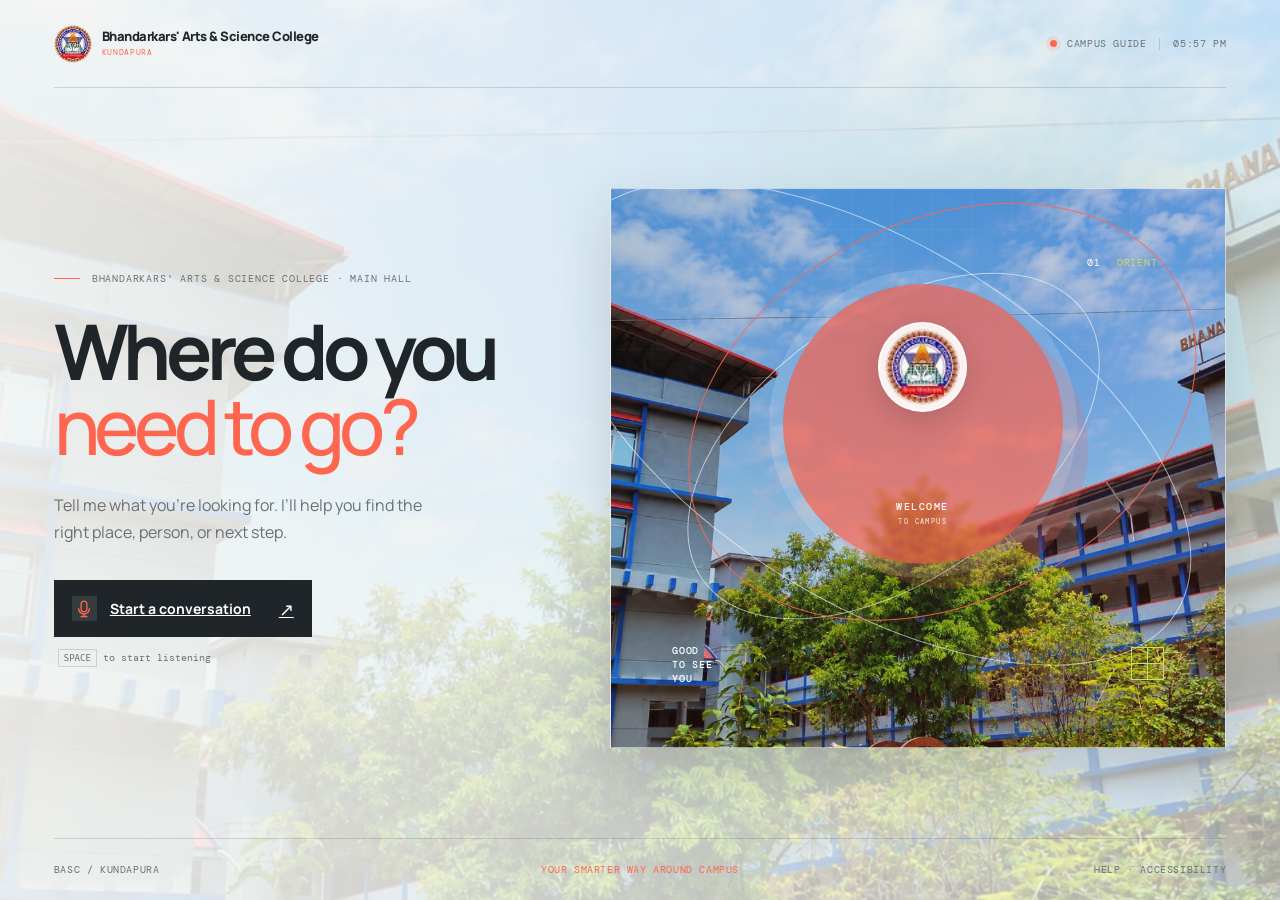
<file: index.html>
<!DOCTYPE html>
<html lang="en">
<head>
  <meta charset="UTF-8">
  <meta name="viewport" content="width=device-width, initial-scale=1.0">
  <meta name="theme-color" content="#f8f7f2">
  <title>Bhandarkars' Arts & Science College | Smart Campus Help Desk</title>
  <link rel="preconnect" href="https://fonts.googleapis.com">
  <link rel="preconnect" href="https://fonts.gstatic.com" crossorigin>
  <link href="https://fonts.googleapis.com/css2?family=DM+Mono:wght@400;500&family=Manrope:wght@400;500;600;700;800&display=swap" rel="stylesheet">
  <link rel="stylesheet" href="style.css">
  <script defer src="app.js"></script>
</head>
<body>
  <div class="app-shell">
    <header class="topbar">
      <a class="brand" href="index.html" aria-label="Bhandarkars' Arts & Science College home">
        <img class="college-logo" src="logo.webp" alt="Bhandarkars' Arts & Science College emblem">
        <span class="brand-name">Bhandarkars' Arts &amp; Science College<span>Kundapura</span></span>
      </a>
      <div class="topbar-status">
        <span class="live-dot" aria-hidden="true"></span>
        <span>Campus guide</span>
        <span class="topbar-divider" aria-hidden="true"></span>
        <span id="clock">09:41 AM</span>
      </div>
    </header>

    <main class="main-content">
      <section class="welcome-panel" aria-labelledby="welcome-title">
        <div class="welcome-copy">
          <p class="eyebrow"><span class="eyebrow-line"></span> Bhandarkars' Arts &amp; Science College · Main Hall</p>
          <h1 id="welcome-title">Where do you<br><em>need to go?</em></h1>
          <p class="intro-copy">Tell me what you’re looking for. I’ll help you find the right place, person, or next step.</p>
          <a class="primary-button start-listening" href="listening.html">
            <span class="button-icon" aria-hidden="true"><svg viewBox="0 0 24 24"><path d="M12 15.5a3.5 3.5 0 0 0 3.5-3.5V6a3.5 3.5 0 0 0-7 0v6a3.5 3.5 0 0 0 3.5 3.5Z"/><path d="M18.5 11.5a6.5 6.5 0 0 1-13 0M12 18v3M8.5 21h7"/></svg></span>
            <span>Start a conversation</span>
            <span class="arrow-icon" aria-hidden="true">↗</span>
          </a>
          <p class="hint"><kbd>SPACE</kbd> to start listening</p>
        </div>
        <div class="welcome-art" aria-hidden="true">
          <div class="art-orbit orbit-one"></div>
          <div class="art-orbit orbit-two"></div>
          <div class="art-orbit orbit-three"></div>
          <div class="art-sun">
            <img class="art-emblem" src="logo.webp" alt="">
            <span class="art-sun-caption">WELCOME<small>TO CAMPUS</small></span>
          </div>
          <div class="art-label label-top">01 <span>ORIENT</span></div>
          <div class="art-label label-bottom">GOOD<br>TO SEE<br>YOU</div>
          <div class="art-crosshair"></div>
        </div>
      </section>
    </main>

    <footer class="footer-bar"><span>BASC / KUNDAPURA</span><span class="footer-middle">Your smarter way around campus</span><span>HELP · ACCESSIBILITY</span></footer>
  </div>
</body>
</html>
</file>
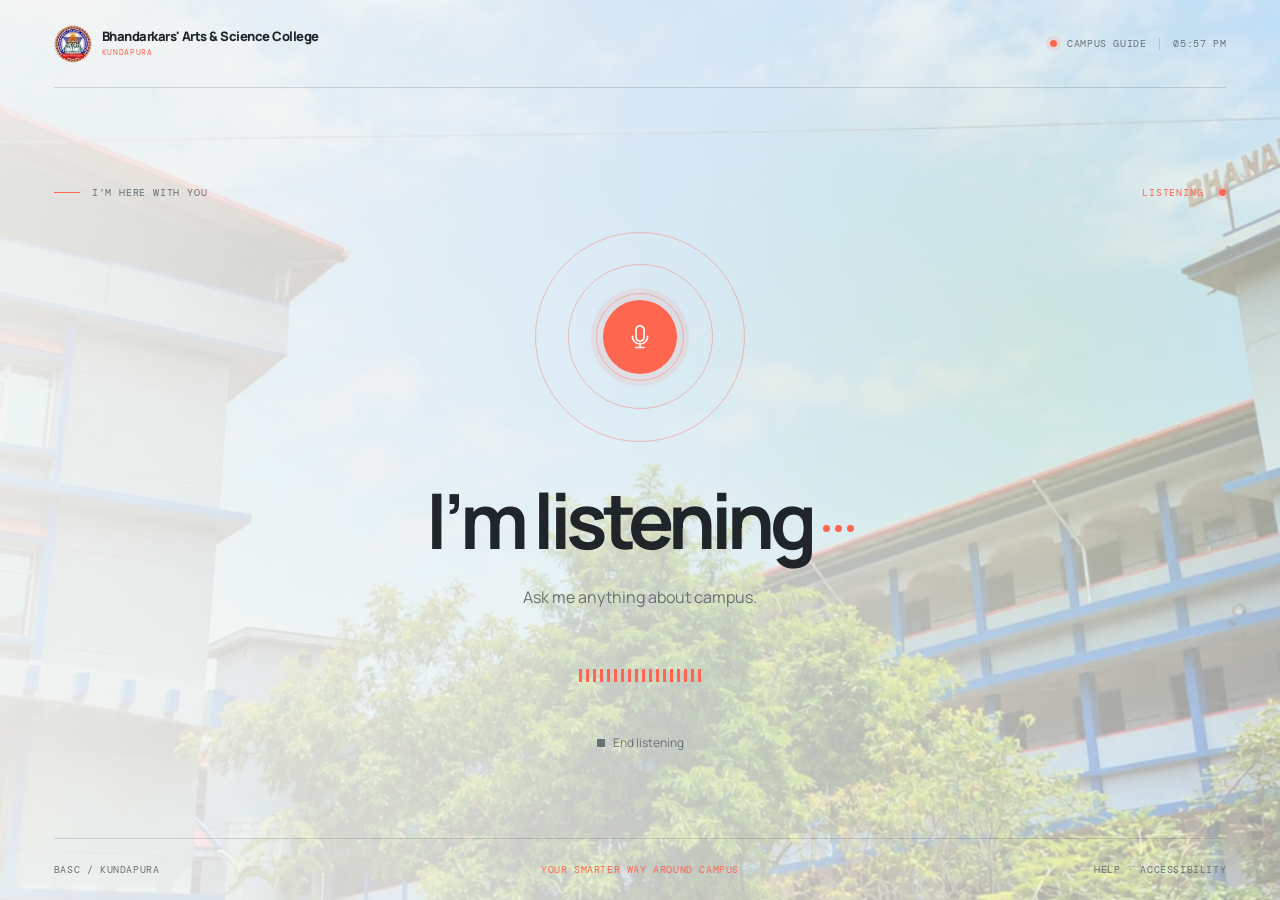
<file: listening.html>
<!DOCTYPE html>
<html lang="en">
<head>
  <meta charset="UTF-8">
  <meta name="viewport" content="width=device-width, initial-scale=1.0">
  <meta name="theme-color" content="#f8f7f2">
  <title>Listening | Bhandarkars' Arts & Science College</title>
  <link rel="preconnect" href="https://fonts.googleapis.com">
  <link rel="preconnect" href="https://fonts.gstatic.com" crossorigin>
  <link href="https://fonts.googleapis.com/css2?family=DM+Mono:wght@400;500&family=Manrope:wght@400;500;600;700;800&display=swap" rel="stylesheet">
  <link rel="stylesheet" href="style.css">
  <script defer src="app.js"></script>
</head>
<body>
  <div class="app-shell">
    <header class="topbar">
      <a class="brand" href="index.html" aria-label="Bhandarkars' Arts & Science College home">
        <img class="college-logo" src="logo.webp" alt="Bhandarkars' Arts & Science College emblem">
        <span class="brand-name">Bhandarkars' Arts &amp; Science College<span>Kundapura</span></span>
      </a>
      <div class="topbar-status">
        <span class="live-dot" aria-hidden="true"></span>
        <span>Campus guide</span>
        <span class="topbar-divider" aria-hidden="true"></span>
        <span id="clock">09:41 AM</span>
      </div>
    </header>

    <main class="main-content">
      <section class="conversation-panel" aria-labelledby="listening-title">
        <div class="conversation-header">
          <p class="eyebrow"><span class="eyebrow-line"></span> I’m here with you</p>
          <span class="session-label">LISTENING <span class="live-dot"></span></span>
        </div>
        <div class="listening-stage">
          <div class="sound-field" aria-hidden="true">
            <span class="sound-ring ring-a"></span>
            <span class="sound-ring ring-b"></span>
            <span class="sound-ring ring-c"></span>
            <div class="mic-core"><svg viewBox="0 0 24 24"><path d="M12 15.5a3.5 3.5 0 0 0 3.5-3.5V6a3.5 3.5 0 0 0-7 0v6a3.5 3.5 0 0 0 3.5 3.5Z"/><path d="M18.5 11.5a6.5 6.5 0 0 1-13 0M12 18v3M8.5 21h7"/></svg></div>
          </div>
          <h1 id="listening-title">I’m listening<span class="thinking-dots"><i></i><i></i><i></i></span></h1>
          <p class="listening-caption">Ask me anything about campus.</p>
          <div class="waveform" aria-label="Audio input active"><span></span><span></span><span></span><span></span><span></span><span></span><span></span><span></span><span></span><span></span><span></span><span></span><span></span><span></span><span></span><span></span><span></span><span></span></div>
          <button class="quiet-button stop-listening" type="button"><span class="stop-square" aria-hidden="true"></span> End listening</button>
        </div>
      </section>
    </main>

    <footer class="footer-bar"><span>BASC / KUNDAPURA</span><span class="footer-middle">Your smarter way around campus</span><span>HELP · ACCESSIBILITY</span></footer>
  </div>
</body>
</html>
</file>
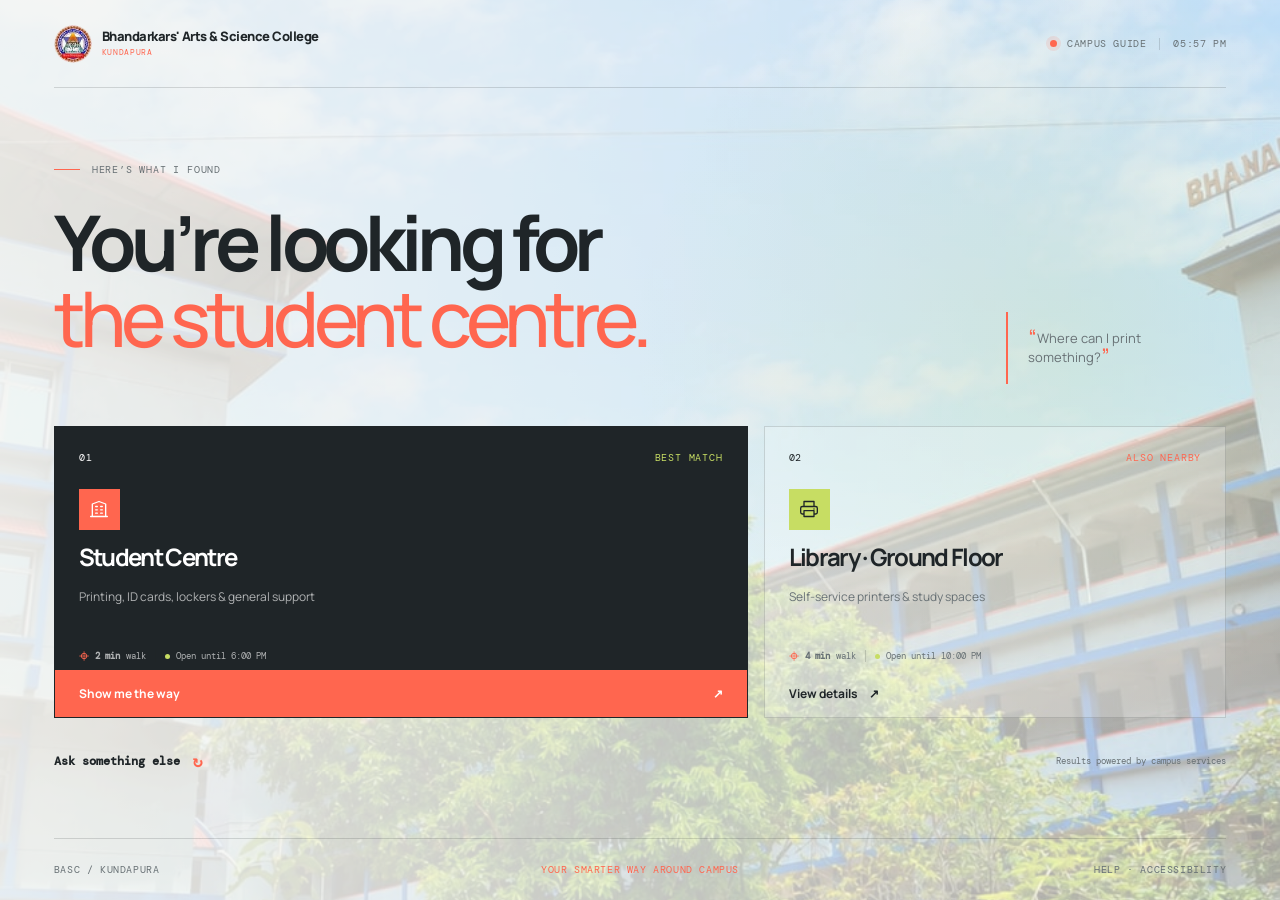
<file: results.html>
<!DOCTYPE html>
<html lang="en">
<head>
  <meta charset="UTF-8">
  <meta name="viewport" content="width=device-width, initial-scale=1.0">
  <meta name="theme-color" content="#f8f7f2">
  <title>Results | Bhandarkars' Arts & Science College</title>
  <link rel="preconnect" href="https://fonts.googleapis.com">
  <link rel="preconnect" href="https://fonts.gstatic.com" crossorigin>
  <link href="https://fonts.googleapis.com/css2?family=DM+Mono:wght@400;500&family=Manrope:wght@400;500;600;700;800&display=swap" rel="stylesheet">
  <link rel="stylesheet" href="style.css">
  <script defer src="app.js"></script>
</head>
<body>
  <div class="app-shell">
    <header class="topbar">
      <a class="brand" href="index.html" aria-label="Bhandarkars' Arts & Science College home">
        <img class="college-logo" src="logo.webp" alt="Bhandarkars' Arts & Science College emblem">
        <span class="brand-name">Bhandarkars' Arts &amp; Science College<span>Kundapura</span></span>
      </a>
      <div class="topbar-status">
        <span class="live-dot" aria-hidden="true"></span>
        <span>Campus guide</span>
        <span class="topbar-divider" aria-hidden="true"></span>
        <span id="clock">09:41 AM</span>
      </div>
    </header>

    <main class="main-content">
      <section class="results-panel" aria-labelledby="results-title">
        <div class="results-heading">
          <div>
            <p class="eyebrow"><span class="eyebrow-line"></span> Here’s what I found</p>
            <h1 id="results-title">You’re looking for<br><em>the student centre.</em></h1>
          </div>
          <div class="heard-query"><span class="heard-mark">“</span><span id="query-text">Where can I print something?</span><span class="heard-mark">”</span></div>
        </div>
        <div class="results-grid">
          <article class="result-card result-primary">
            <div class="card-topline"><span class="result-number">01</span><span class="match-tag">BEST MATCH</span></div>
            <div class="result-icon building-icon" aria-hidden="true"><svg viewBox="0 0 24 24"><path d="M4 21V6l8-3 8 3v15M2 21h20M8 9h2M14 9h2M8 13h2M14 13h2M8 17h2M14 17h2"/></svg></div>
            <h2>Student Centre</h2>
            <p>Printing, ID cards, lockers & general support</p>
            <div class="result-meta"><span class="meta-icon">⌖</span><strong>2 min</strong> walk <span class="meta-divider"></span><span class="open-dot"></span> Open until 6:00 PM</div>
            <button class="result-action" type="button">Show me the way <span>↗</span></button>
          </article>
          <article class="result-card result-secondary">
            <div class="card-topline"><span class="result-number">02</span><span class="match-tag">ALSO NEARBY</span></div>
            <div class="result-icon print-icon" aria-hidden="true"><svg viewBox="0 0 24 24"><path d="M6 9V3h12v6M6 18H4a2 2 0 0 1-2-2v-5a2 2 0 0 1 2-2h16a2 2 0 0 1 2 2v5a2 2 0 0 1-2 2h-2M6 14h12v7H6z"/><path d="M18 12h.01"/></svg></div>
            <h2>Library · Ground Floor</h2>
            <p>Self-service printers & study spaces</p>
            <div class="result-meta"><span class="meta-icon">⌖</span><strong>4 min</strong> walk <span class="meta-divider"></span><span class="open-dot"></span> Open until 10:00 PM</div>
            <button class="text-action" type="button">View details <span>↗</span></button>
          </article>
        </div>
        <div class="results-footer"><button class="secondary-button ask-again" type="button">Ask something else <span>↻</span></button><span>Results powered by campus services</span></div>
      </section>
    </main>

    <footer class="footer-bar"><span>BASC / KUNDAPURA</span><span class="footer-middle">Your smarter way around campus</span><span>HELP · ACCESSIBILITY</span></footer>
  </div>
</body>
</html>
</file>
<file: style.css>
:root {
  --ink: #1f2528;
  --muted: #687175;
  --paper: #f5f4ef;
  --paper-deep: #e9e8e1;
  --coral: #ff664f;
  --coral-dark: #da4f3c;
  --lime: #c7dd63;
  --line: rgba(31, 37, 40, .16);
  --font-display: 'Manrope', sans-serif;
  --font-mono: 'DM Mono', monospace;
}

* { box-sizing: border-box; }
html { min-width: 320px; scroll-behavior: smooth; }
body { min-height: 100vh; margin: 0; color: var(--ink); background: transparent; font-family: var(--font-display); opacity: 0; animation: page-enter .65s both cubic-bezier(.2,.8,.2,1); }
body:before { content: ''; position: fixed; z-index: -1; inset: 0; background: linear-gradient(90deg, rgba(245,244,239,.82) 0%, rgba(245,244,239,.54) 48%, rgba(245,244,239,.18) 100%), url('bckimg.jpg') center / cover no-repeat; opacity: .62; pointer-events: none; }
body.page-leaving { animation: page-leave .34s both ease-in; pointer-events: none; }
button, a { font: inherit; }
button { cursor: pointer; }
button:focus-visible, a:focus-visible { outline: 3px solid var(--coral); outline-offset: 4px; }
[hidden] { display: none !important; }

.app-shell { min-height: 100vh; display: flex; flex-direction: column; padding: 0 4.2vw; overflow: hidden; background: radial-gradient(circle at 82% 38%, rgba(199, 221, 99, .16), transparent 26rem), rgba(245,244,239,.3); }
.topbar { height: 88px; display: flex; align-items: center; justify-content: space-between; border-bottom: 1px solid var(--line); }
.brand { display: inline-flex; align-items: center; gap: 10px; color: var(--ink); font-size: 13px; font-weight: 800; letter-spacing: -.04em; text-decoration: none; }.college-logo { width: 38px; height: 38px; object-fit: contain; border-radius: 50%; }.brand-name { display: flex; flex-direction: column; line-height: 1.05; }.brand-name span { margin-top: 4px; color: var(--coral); font-family: var(--font-mono); font-size: 8px; font-weight: 400; letter-spacing: .08em; text-transform: uppercase; }
.topbar-status, .footer-bar { color: var(--muted); font-family: var(--font-mono); font-size: 10px; letter-spacing: .06em; text-transform: uppercase; }
.topbar-status { display: flex; align-items: center; gap: 10px; }.live-dot { width: 7px; height: 7px; display: inline-block; border-radius: 50%; background: var(--coral); box-shadow: 0 0 0 4px rgba(255, 102, 79, .13); }.topbar-divider { width: 1px; height: 12px; background: var(--line); margin: 0 3px; }
.main-content { flex: 1; display: flex; align-items: center; position: relative; }
.welcome-panel { min-height: min(620px, calc(100vh - 160px)); width: 100%; display: grid; grid-template-columns: minmax(400px, .9fr) 1.1fr; align-items: center; gap: 4vw; padding: 62px 0 52px; animation: rise-in .7s both cubic-bezier(.2,.8,.2,1); }
.eyebrow { display: flex; align-items: center; gap: 12px; margin: 0 0 28px; color: var(--muted); font-family: var(--font-mono); font-size: 10px; letter-spacing: .08em; text-transform: uppercase; }.eyebrow-line { width: 26px; height: 1px; background: var(--coral); }
h1, h2, h3, p { margin-top: 0; } h1, h2 { font-weight: 700; letter-spacing: -.07em; line-height: .98; } h1 { margin-bottom: 29px; font-size: clamp(48px, 6vw, 92px); } h1 em, h2 em { color: var(--coral); font-style: normal; font-weight: 500; } .intro-copy { max-width: 370px; margin-bottom: 34px; color: var(--muted); font-size: 16px; line-height: 1.7; }
.primary-button, .secondary-button { border: 0; display: inline-flex; align-items: center; gap: 13px; font-weight: 700; transition: transform .2s ease, background .2s ease; }.primary-button { padding: 16px 18px; color: #fff; background: var(--ink); font-size: 14px; }.primary-button:hover, .secondary-button:hover, .result-action:hover { transform: translateY(-3px); background: var(--coral-dark); }.button-icon svg, .result-icon svg { width: 20px; fill: none; stroke: currentColor; stroke-linecap: round; stroke-linejoin: round; stroke-width: 1.6; }.button-icon { display: grid; place-items: center; width: 25px; height: 25px; color: var(--coral); background: rgba(255, 255, 255, .1); }.arrow-icon { margin-left: 15px; font-size: 18px; font-weight: 400; }.hint { margin: 14px 0 0 4px; color: var(--muted); font-family: var(--font-mono); font-size: 10px; }.hint kbd { padding: 3px 5px; border: 1px solid var(--line); font-size: 9px; }
.welcome-art { position: relative; height: min(560px, 58vw); min-height: 390px; overflow: hidden; border: 1px solid rgba(255,255,255,.55); box-shadow: 0 22px 55px rgba(31,37,40,.16); background: linear-gradient(135deg, rgba(31,37,40,.2), rgba(255,102,79,.15)), url('bckimg.jpg') center / cover no-repeat; isolation: isolate; animation: art-appear .9s .15s both cubic-bezier(.2,.8,.2,1); }.welcome-art:before { content: ''; position: absolute; z-index: -1; inset: -20%; background: linear-gradient(115deg, transparent 30%, rgba(255,255,255,.24) 48%, transparent 65%); transform: translateX(-70%); animation: art-shine 7s 1.3s infinite ease-in-out; }.welcome-art:after { content: ''; position: absolute; inset: 0; opacity: .3; background-image: linear-gradient(rgba(255,255,255,.16) 1px, transparent 1px), linear-gradient(90deg, rgba(255,255,255,.16) 1px, transparent 1px); background-size: 40px 40px; mask-image: linear-gradient(to bottom, black, transparent 75%); }.art-sun { position: absolute; z-index: 2; top: 17%; left: 28%; width: min(25vw, 280px); aspect-ratio: 1; display: grid; place-items: center; border-radius: 50%; background: rgba(255,102,79,.9); box-shadow: 25px 25px 0 rgba(255, 102, 79, .18), 0 0 0 14px rgba(255,255,255,.14); animation: float 7s ease-in-out infinite, sun-pulse 4s ease-in-out infinite; }.art-emblem { width: 32%; aspect-ratio: 1; object-fit: contain; padding: 5px; border: 2px solid rgba(255,255,255,.72); border-radius: 50%; background: rgba(255,255,255,.9); box-shadow: 0 8px 25px rgba(31,37,40,.18); animation: emblem-breathe 4s ease-in-out infinite; }.art-sun .art-sun-caption { display: flex; flex-direction: column; margin-top: 12px; color: #fff; font-family: var(--font-mono); font-size: 10px; font-weight: 500; letter-spacing: .15em; line-height: 1.3; text-align: center; transform: none; }.art-sun-caption small { margin-top: 4px; color: rgba(255,255,255,.75); font-size: 7px; letter-spacing: .2em; }.art-orbit { position: absolute; z-index: 1; border: 1px solid rgba(255,255,255,.58); border-radius: 50%; transform: rotate(-35deg); animation: orbit-drift 12s ease-in-out infinite; }.orbit-one { width: 76%; height: 48%; top: 22%; left: 8%; }.orbit-two { width: 116%; height: 64%; top: 10%; left: -15%; transform: rotate(32deg); animation-delay: -3s; }.orbit-three { width: 62%; height: 96%; top: -8%; left: 23%; transform: rotate(63deg); border-color: rgba(255,102,79,.9); animation-delay: -6s; }.art-label { position: absolute; z-index: 3; color: #fff; text-shadow: 0 1px 12px rgba(31,37,40,.25); font-family: var(--font-mono); font-size: 10px; letter-spacing: .08em; }.label-top { top: 12%; right: 11%; }.label-top span { color: var(--lime); margin-left: 9px; }.label-bottom { bottom: 11%; left: 10%; color: #fff; font-weight: 500; line-height: 1.4; }.art-crosshair { position: absolute; z-index: 3; bottom: 12%; right: 10%; width: 33px; height: 33px; border: 1px solid var(--lime); animation: crosshair-pulse 2.8s ease-in-out infinite; }.art-crosshair:before, .art-crosshair:after { content: ''; position: absolute; background: var(--lime); }.art-crosshair:before { width: 100%; height: 1px; top: 15px; }.art-crosshair:after { height: 100%; width: 1px; left: 15px; }
.footer-bar { height: 62px; display: grid; grid-template-columns: 1fr 1fr 1fr; align-items: center; border-top: 1px solid var(--line); }.footer-bar span:last-child { text-align: right; }.footer-middle { text-align: center; color: var(--coral); }

.conversation-panel, .results-panel { width: 100%; min-height: min(620px, calc(100vh - 160px)); padding: 64px 0 45px; animation: rise-in .5s both cubic-bezier(.2,.8,.2,1); }.conversation-header { display: flex; justify-content: space-between; }.session-label { color: var(--coral); font-family: var(--font-mono); font-size: 10px; letter-spacing: .08em; }.session-label .live-dot { margin-left: 9px; animation: pulse-dot 1s infinite; }.listening-stage { min-height: 470px; display: flex; flex-direction: column; align-items: center; justify-content: center; text-align: center; }.sound-field { position: relative; width: 220px; height: 220px; display: grid; place-items: center; margin-bottom: 35px; }.sound-ring { position: absolute; border: 1px solid rgba(255, 102, 79, .38); border-radius: 50%; animation: listening-ring 2.7s ease-out infinite; }.ring-a { width: 88px; height: 88px; }.ring-b { width: 145px; height: 145px; animation-delay: .45s; }.ring-c { width: 210px; height: 210px; animation-delay: .9s; }.mic-core { position: relative; z-index: 2; width: 74px; height: 74px; display: grid; place-items: center; border-radius: 50%; color: #fff; background: var(--coral); box-shadow: 0 0 0 12px rgba(255, 102, 79, .1); }.mic-core svg { width: 28px; fill: none; stroke: currentColor; stroke-linecap: round; stroke-linejoin: round; stroke-width: 1.4; }.listening-stage h2 { margin-bottom: 12px; font-size: clamp(36px, 5vw, 62px); }.thinking-dots { display: inline-flex; gap: 5px; margin-left: 11px; vertical-align: middle; }.thinking-dots i { width: 7px; height: 7px; border-radius: 50%; background: var(--coral); animation: blink 1.2s infinite; }.thinking-dots i:nth-child(2) { animation-delay: .2s; }.thinking-dots i:nth-child(3) { animation-delay: .4s; }.listening-caption { color: var(--muted); }.waveform { height: 46px; display: flex; align-items: center; gap: 4px; margin: 28px 0; }.waveform span { width: 3px; height: 13px; background: var(--coral); animation: wave 1s ease-in-out infinite; }.waveform span:nth-child(2n) { animation-delay: .15s; }.waveform span:nth-child(3n) { animation-delay: .3s; }.waveform span:nth-child(4n) { animation-delay: .45s; }.quiet-button { border: 0; padding: 8px; color: var(--muted); background: transparent; font-size: 12px; }.stop-square { width: 8px; height: 8px; display: inline-block; margin-right: 6px; background: currentColor; }

.results-heading { display: flex; align-items: end; justify-content: space-between; margin-bottom: 42px; }.results-heading h2 { margin: 0; font-size: clamp(40px, 5vw, 70px); }.heard-query { max-width: 220px; padding: 17px 20px; border-left: 2px solid var(--coral); color: var(--muted); font-size: 13px; line-height: 1.45; }.heard-mark { color: var(--coral); font-size: 24px; line-height: 0; vertical-align: -4px; }.results-grid { display: grid; grid-template-columns: 1.5fr 1fr; gap: 16px; }.result-card { position: relative; min-height: 292px; padding: 24px; border: 1px solid var(--line); background: rgba(255,255,255,.22); }.result-primary { color: #fff; background: var(--ink); }.card-topline { display: flex; justify-content: space-between; font-family: var(--font-mono); font-size: 10px; letter-spacing: .08em; }.result-primary .match-tag { color: var(--lime); }.result-secondary .match-tag { color: var(--coral); }.result-icon { width: 41px; height: 41px; display: grid; place-items: center; margin: 25px 0 15px; background: var(--coral); color: #fff; }.result-secondary .result-icon { color: var(--ink); background: var(--lime); }.result-card h3 { margin-bottom: 8px; font-size: 22px; letter-spacing: -.05em; }.result-card p { min-height: 38px; margin-bottom: 18px; color: var(--muted); font-size: 12px; }.result-primary p { color: rgba(255,255,255,.65); }.result-meta { display: flex; align-items: center; gap: 6px; color: var(--muted); font-family: var(--font-mono); font-size: 9px; }.result-primary .result-meta { color: rgba(255,255,255,.65); }.meta-icon { color: var(--coral); font-size: 18px; }.meta-divider { width: 1px; height: 12px; margin: 0 3px; background: var(--line); }.open-dot { width: 5px; height: 5px; border-radius: 50%; background: var(--lime); }.result-action, .text-action { position: absolute; bottom: 0; left: 0; right: 0; width: 100%; border: 0; padding: 15px 24px; display: flex; justify-content: space-between; color: #fff; background: var(--coral); font-size: 12px; font-weight: 700; transition: transform .2s ease, background .2s ease; }.text-action { justify-content: flex-start; gap: 11px; color: var(--ink); background: transparent; }.text-action:hover { color: var(--coral); }.results-footer { display: flex; justify-content: space-between; align-items: center; margin-top: 22px; color: var(--muted); font-family: var(--font-mono); font-size: 9px; }.secondary-button { padding: 10px 0; color: var(--ink); background: transparent; font-size: 12px; }.secondary-button span { color: var(--coral); font-size: 17px; }

@keyframes page-enter { from { opacity: 0; transform: translateY(10px); } to { opacity: 1; transform: translateY(0); } } @keyframes page-leave { from { opacity: 1; transform: translateY(0); } to { opacity: 0; transform: translateY(-8px); } } @keyframes rise-in { from { opacity: 0; transform: translateY(15px); } to { opacity: 1; transform: translateY(0); } } @keyframes art-appear { from { opacity: 0; transform: scale(.97) translateY(16px); } to { opacity: 1; transform: scale(1) translateY(0); } } @keyframes art-shine { 0%, 15% { transform: translateX(-70%) rotate(8deg); } 55%, 100% { transform: translateX(70%) rotate(8deg); } } @keyframes orbit-drift { 0%, 100% { margin-top: 0; } 50% { margin-top: -9px; } } @keyframes sun-pulse { 0%, 100% { box-shadow: 25px 25px 0 rgba(255, 102, 79, .18), 0 0 0 14px rgba(255,255,255,.14); } 50% { box-shadow: 25px 25px 0 rgba(255, 102, 79, .18), 0 0 0 22px rgba(255,255,255,.06); } } @keyframes emblem-breathe { 0%, 100% { transform: scale(1); } 50% { transform: scale(1.06); } } @keyframes crosshair-pulse { 0%, 100% { opacity: .65; transform: rotate(0); } 50% { opacity: 1; transform: rotate(45deg); } } @keyframes float { 0%,100% { transform: translateY(0) rotate(0); } 50% { transform: translateY(-10px) rotate(2deg); } } @keyframes pulse-dot { 50% { opacity: .35; } } @keyframes listening-ring { 0% { opacity: .75; transform: scale(.68); } 85%,100% { opacity: 0; transform: scale(1.08); } } @keyframes blink { 0%,100% { opacity: .25; transform: translateY(2px); } 50% { opacity: 1; transform: translateY(-2px); } } @keyframes wave { 0%,100% { height: 9px; opacity: .45; } 50% { height: 34px; opacity: 1; } }
.art-sun { background: rgba(255,102,79,.7); backdrop-filter: blur(2px); -webkit-backdrop-filter: blur(2px); }
@media (max-width: 800px) { .app-shell { padding: 0 6vw; }.topbar { height: 72px; }.topbar-status span:not(.live-dot):not(:last-child) { display: none; }.welcome-panel { grid-template-columns: 1fr; padding-top: 48px; }.welcome-art { min-height: 280px; height: 60vw; order: -1; }.art-sun { left: 36%; width: 35vw; }.results-heading { display: block; }.heard-query { margin-top: 25px; }.results-grid { grid-template-columns: 1fr; }.result-card { min-height: 278px; }.footer-bar { height: 55px; }.footer-middle { display: none; }.footer-bar { grid-template-columns: 1fr 1fr; }.footer-bar span:last-child { text-align: right; } }
@media (max-width: 480px) { h1 { font-size: 47px; }.welcome-art { min-height: 235px; }.intro-copy { font-size: 14px; }.conversation-panel, .results-panel { padding-top: 40px; }.results-heading h2 { font-size: 42px; }.results-footer { align-items: flex-start; flex-direction: column; gap: 14px; }.results-footer > span { order: -1; }.footer-bar { font-size: 8px; }.brand-name { max-width: 180px; font-size: 11px; } }
@media (prefers-reduced-motion: reduce) { *, *:before, *:after { scroll-behavior: auto !important; animation-duration: .01ms !important; animation-iteration-count: 1 !important; transition-duration: .01ms !important; } }
</file>
